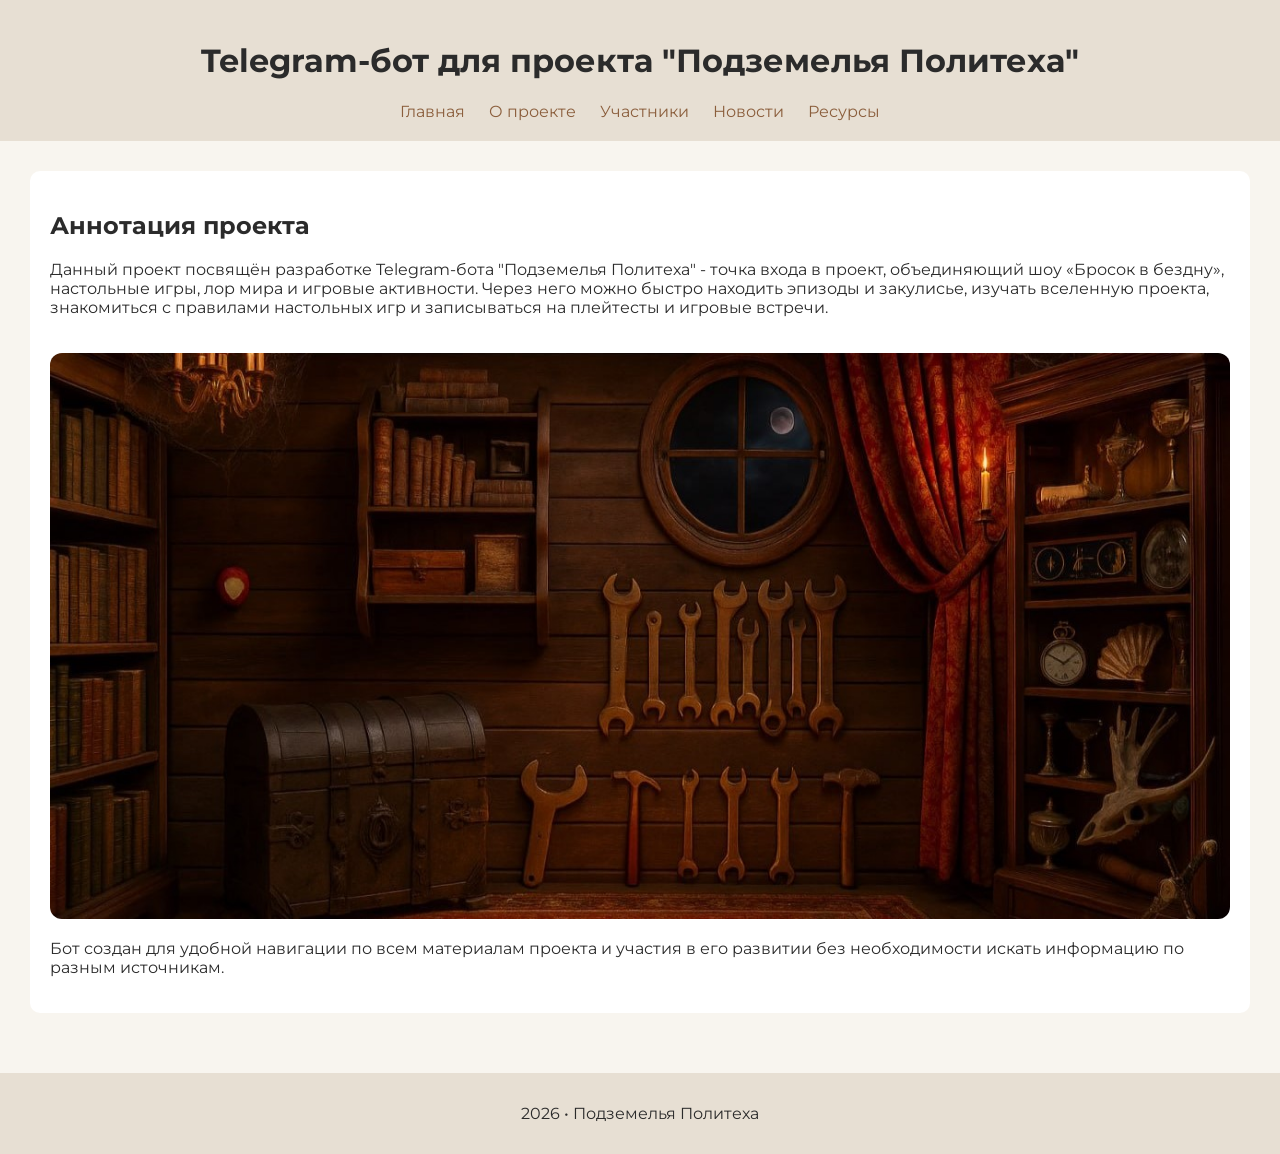
<file: index.html>
<!DOCTYPE html>
<html lang="ru">
<head>
    <meta charset="UTF-8">
    <title>Проектная деятельность</title>
    <link rel="stylesheet" href="css/style.css">
</head>

<body>

<header>
    <h1>Telegram-бот для проекта "Подземелья Политеха"</h1>

    <nav>
        <a href="index.html">Главная</a>
        <a href="about.html">О проекте</a>
        <a href="team.html">Участники</a>
        <a href="journal.html">Новости</a>
        <a href="resources.html">Ресурсы</a>
    </nav>
</header>

<main>
    <section class="block">
        <h2>Аннотация проекта</h2>

        <p>
	    Данный проект посвящён разработке Telegram-бота "Подземелья Политеха" - точка входа в проект, объединяющий шоу «Бросок в 	   	    бездну», настольные игры, лор мира и игровые активности. Через него можно быстро находить эпизоды и закулисье, изучать         	    вселенную проекта, знакомиться с правилами настольных игр и записываться на плейтесты и игровые встречи.
	</p>
	<img src="images/main.jpg" alt="Проект" style="width:100%; max-width:1200px; margin-top:20px; border-radius:12px;" />	
        <p>
	    Бот создан для удобной навигации по всем материалам проекта и участия в его развитии без необходимости искать информацию по 	    разным источникам.
        </p>
    </section>
</main>

<footer>
    <p>2026 • Подземелья Политеха</p>
</footer>

</body>
</html>
</file>
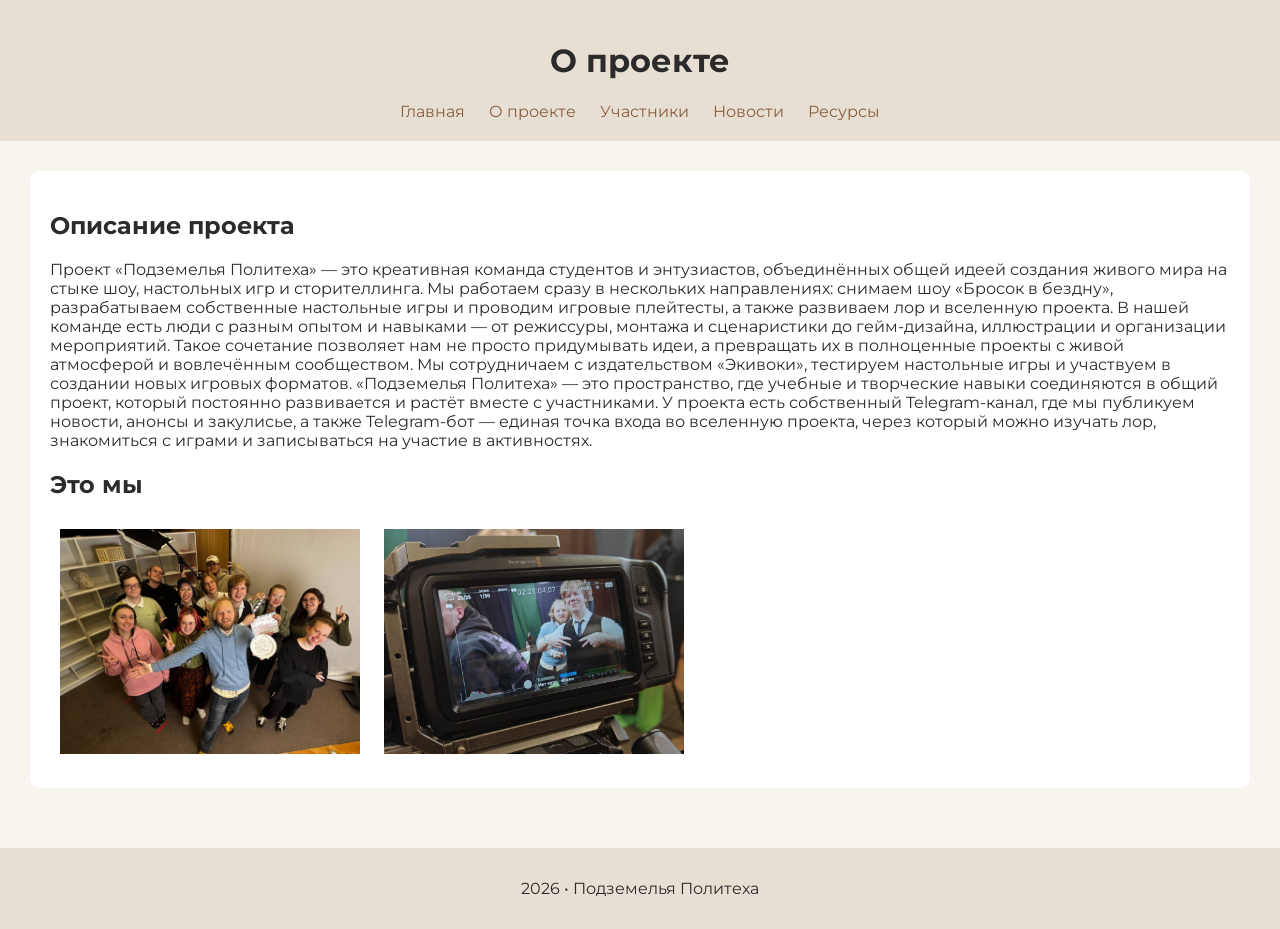
<file: about.html>
<html lang="ru">
<head>
    <meta charset="UTF-8">
    <title>О проекте</title>
    <link rel="stylesheet" href="css/style.css">
</head>
<body>

<header>
    <h1>О проекте</h1>
    <nav>
        <a href="index.html">Главная</a>
        <a href="about.html">О проекте</a>
        <a href="team.html">Участники</a>
        <a href="journal.html">Новости</a>
        <a href="resources.html">Ресурсы</a>
    </nav>
</header>

<main>
    <section class="block">
        <h2>Описание проекта</h2>
        <p>
            Проект «Подземелья Политеха» — это креативная команда студентов и энтузиастов, объединённых общей идеей создания живого мира на стыке шоу, настольных игр и сторителлинга. Мы работаем сразу в нескольких направлениях: снимаем шоу «Бросок в бездну», разрабатываем собственные настольные игры и проводим игровые плейтесты, а также развиваем лор и вселенную проекта.

В нашей команде есть люди с разным опытом и навыками — от режиссуры, монтажа и сценаристики до гейм-дизайна, иллюстрации и организации мероприятий. Такое сочетание позволяет нам не просто придумывать идеи, а превращать их в полноценные проекты с живой атмосферой и вовлечённым сообществом.

Мы сотрудничаем с издательством «Экивоки», тестируем настольные игры и участвуем в создании новых игровых форматов. «Подземелья Политеха» — это пространство, где учебные и творческие навыки соединяются в общий проект, который постоянно развивается и растёт вместе с участниками. У проекта есть собственный Telegram-канал, где мы публикуем новости, анонсы и закулисье, а также Telegram-бот — единая точка входа во вселенную проекта, через который можно изучать лор, знакомиться с играми и записываться на участие в активностях.       
	 </p>

        <h2>Это мы</h2>
        <img src="images/project1.jpg" alt="Схема проекта" style="width:300px; margin:10px;">
        <img src="images/project2.jpg" alt="Интерфейс бота" style="width:300px; margin:10px;">
    </section>
</main>

<footer>
    <p>2026 • Подземелья Политеха</p>
</footer>

</body>
</html>
</file>
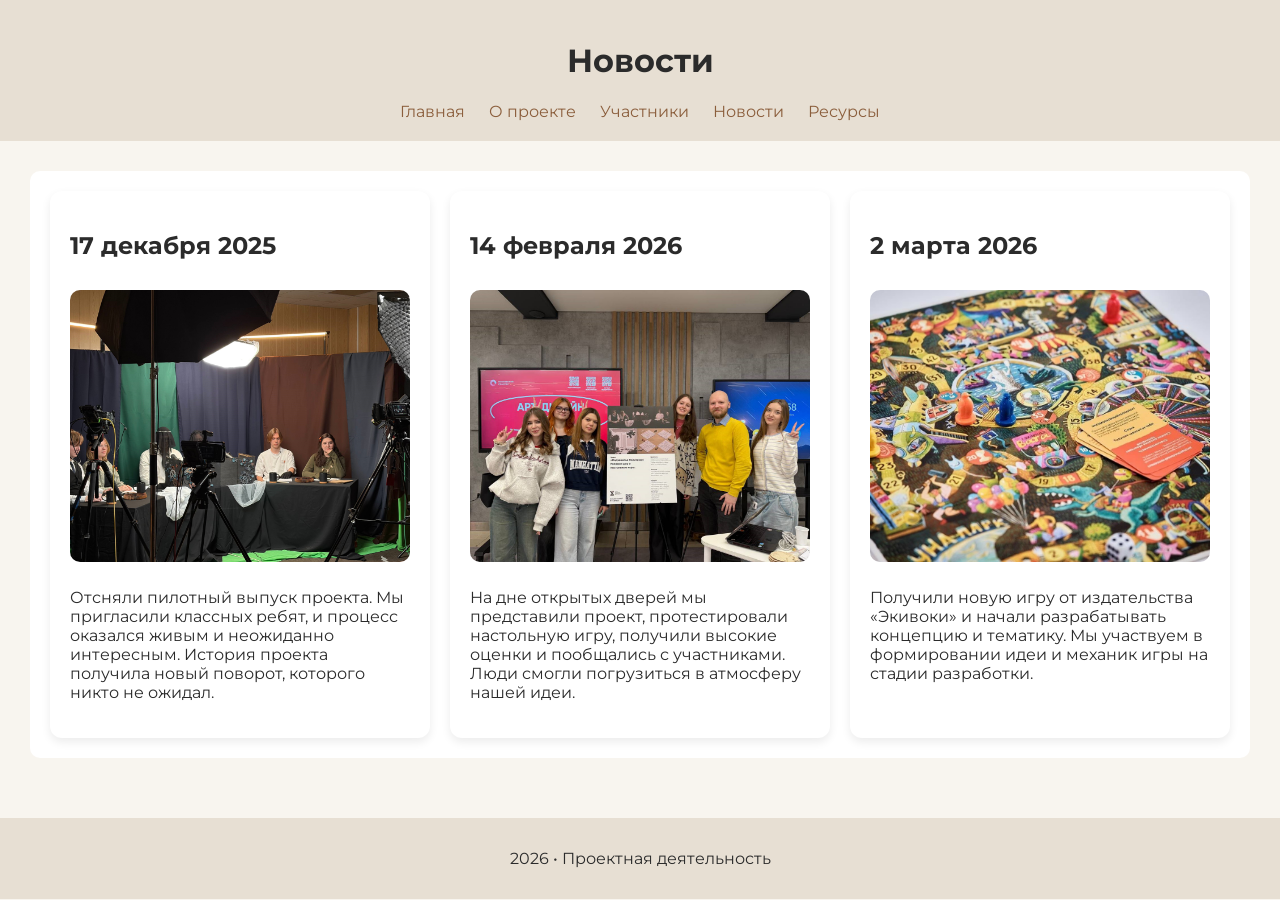
<file: journal.html>
<html lang="ru">
<head>
    <meta charset="UTF-8">
    <title>Новости</title>
    <link rel="stylesheet" href="css/style.css">
</head>
<body>

<header>
    <h1>Новости</h1>
    <nav>
        <a href="index.html">Главная</a>
        <a href="about.html">О проекте</a>
        <a href="team.html">Участники</a>
        <a href="journal.html">Новости</a>
        <a href="resources.html">Ресурсы</a>
    </nav>
</header>
<main>
    <section class="block">

        <div class="journal-grid">

            <div class="journal-card">
                <h2>17 декабря 2025</h2>
		<img src="images/journal1.jpg" alt="Пилотный выпуск" style="width:100%; border-radius:10px; margin:10px 0;">
                <p>
                    Отсняли пилотный выпуск проекта. Мы пригласили классных ребят,
                    и процесс оказался живым и неожиданно интересным. История проекта
                    получила новый поворот, которого никто не ожидал.
                </p>
            </div>

            <div class="journal-card">
                <h2>14 февраля 2026</h2>
		<img src="images/journal2.jpg" alt="День открытых дверей" style="width:100%; border-radius:10px; margin:10px 0;">
                <p>
                    На дне открытых дверей мы представили проект, протестировали настольную игру,
                    получили высокие оценки и пообщались с участниками. Люди смогли погрузиться
                    в атмосферу нашей идеи.
                </p>
            </div>

            <div class="journal-card">
                <h2>2 марта 2026</h2>
		<img src="images/journal3.jpg" alt="Экивоки" style="width:100%; border-radius:10px; margin:10px 0;">
                <p>
                    Получили новую игру от издательства «Экивоки» и начали разрабатывать
                    концепцию и тематику. Мы участвуем в формировании идеи и механик игры
                    на стадии разработки.
                </p>
            </div>

        </div>

    </section>
</main>
<footer>
    <p>2026 • Проектная деятельность</p>
</footer>

</body>
</html>
</file>
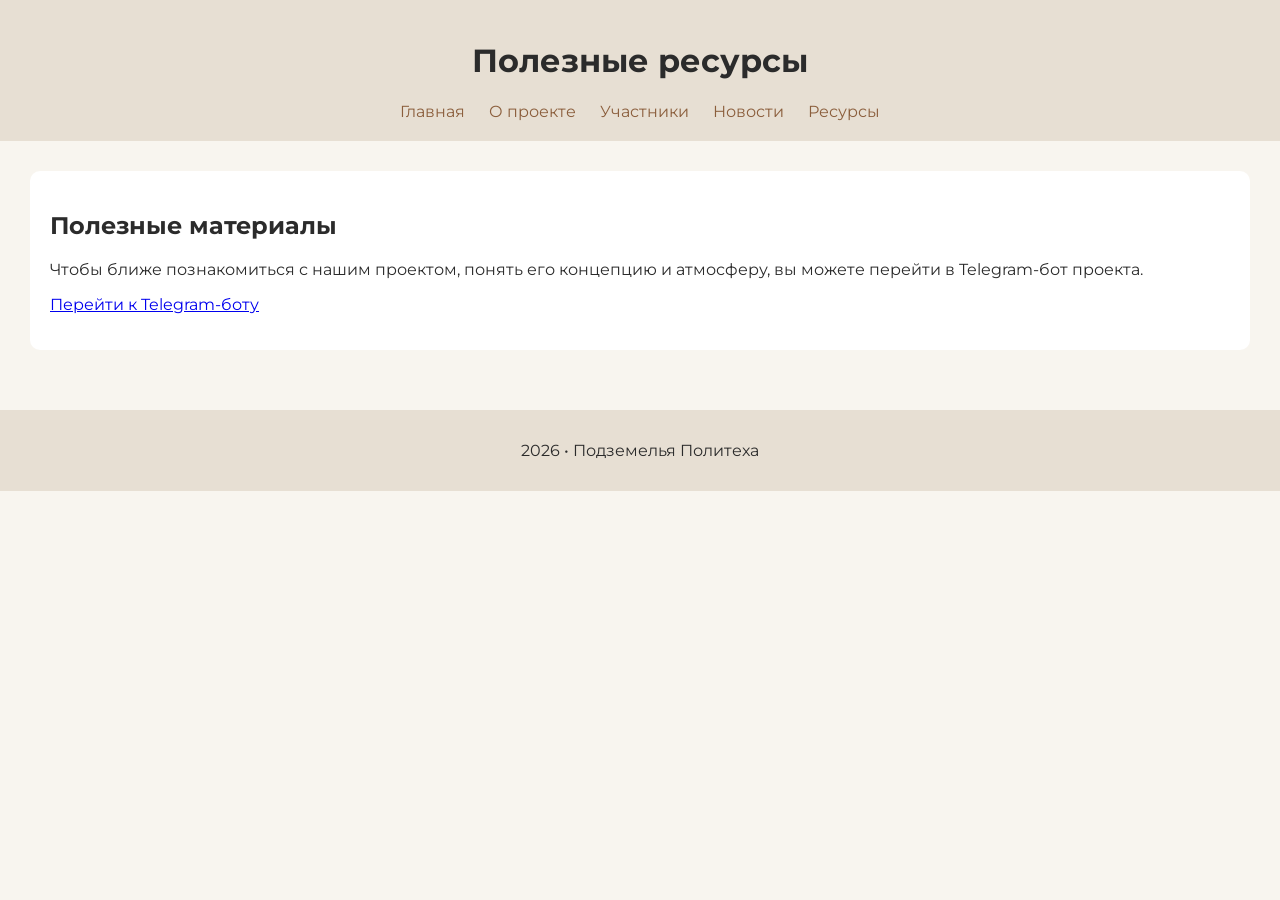
<file: resources.html>
<html lang="ru">
<head>
    <meta charset="UTF-8">
    <title>Ресурсы</title>
    <link rel="stylesheet" href="css/style.css">
</head>
<body>

<header>
    <h1>Полезные ресурсы</h1>
    <nav>
        <a href="index.html">Главная</a>
        <a href="about.html">О проекте</a>
        <a href="team.html">Участники</a>
        <a href="journal.html">Новости</a>
        <a href="resources.html">Ресурсы</a>
    </nav>
</header>

<main>

    <section class="block">

        <h2>Полезные материалы</h2>

        <p>
            Чтобы ближе познакомиться с нашим проектом,
            понять его концепцию и атмосферу,
            вы можете перейти в Telegram-бот проекта.
        </p>

        <p>
            <a href="https://t.me/Polytech_Dungeons_bot">
                Перейти к Telegram-боту
            </a>
        </p>

    </section>

</main>
<footer>
    <p>2026 • Подземелья Политеха</p>
</footer>

</body>
</html>
</file>
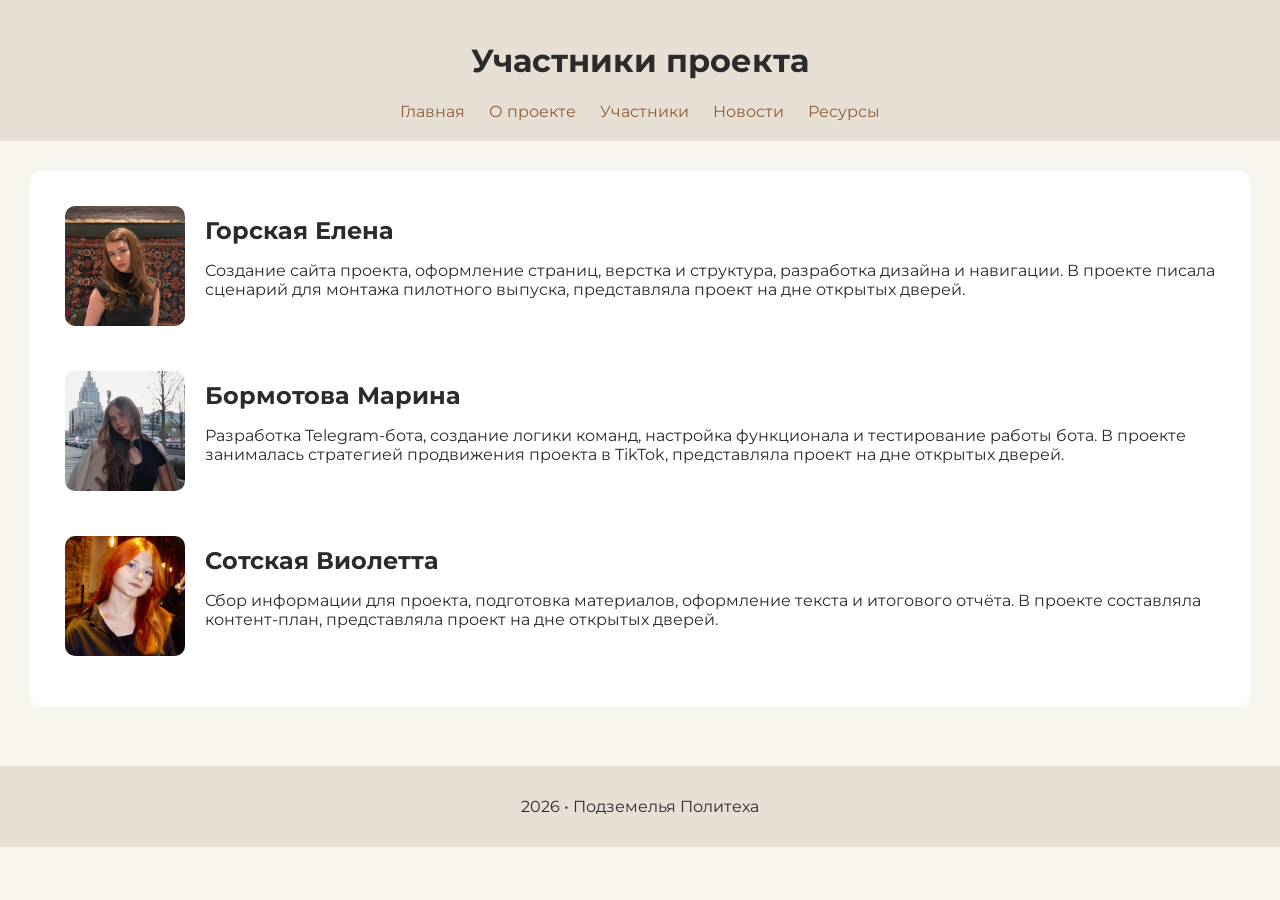
<file: team.html>
<html lang="ru">
<head>
    <meta charset="UTF-8">
    <title>Участники</title>
    <link rel="stylesheet" href="css/style.css">
</head>
<body>

<header>
    <h1>Участники проекта</h1>

    <nav>
        <a href="index.html">Главная</a>
        <a href="about.html">О проекте</a>
        <a href="team.html">Участники</a>
        <a href="journal.html">Новости</a>
        <a href="resources.html">Ресурсы</a>
    </nav>
</header>

<main>

    <section class="block">

        <div class="member">
            <img src="images/elena.jpg" alt="Горская Елена">

            <div class="member-text">
                <h2>Горская Елена</h2>
                <p>
                    Создание сайта проекта, оформление страниц,
                    верстка и структура, разработка дизайна и навигации. В проекте писала сценарий для монтажа пилотного выпуска,
		    представляла проект на дне открытых дверей.
                </p>
            </div>
        </div>

        <div class="member">
            <img src="images/marina.jpg" alt="Бормотова Марина">

            <div class="member-text">
                <h2>Бормотова Марина</h2>
                <p>
                    Разработка Telegram-бота, создание логики команд,
                    настройка функционала и тестирование работы бота. В проекте занималась стратегией продвижения проекта в TikTok,
		    представляла проект на дне открытых дверей.
                </p>
            </div>
        </div>

        <div class="member">
            <img src="images/violetta.jpg" alt="Сотская Виолетта">

            <div class="member-text">
                <h2>Сотская Виолетта</h2>
                <p>
                    Сбор информации для проекта, подготовка материалов,
                    оформление текста и итогового отчёта. В проекте составляла контент-план, представляла проект на дне открытых дверей.
                </p>
            </div>
        </div>

    </section>

</main>

<footer>
    <p>2026 • Подземелья Политеха</p>
</footer>

</body>
</html>
</file>
<file: css/style.css>
@import url('https://fonts.googleapis.com/css2?family=Montserrat:wght@300;400;500;600;700&display=swap');
body {
    margin: 0;
    font-family: 'Montserrat', sans-serif;
    background: #f8f5ef;
    color: #2b2b2b;
}

header {
    background: #e7dfd3;
    padding: 20px;
    text-align: center;
}

nav {
    margin-top: 10px;
}

    nav a {
        color: #8b5e3c;
        margin: 0 10px;
        text-decoration: none;
    }

        nav a:hover {
            color: #5a3a24;
        }

main {
    padding: 30px;
}

.block {
    background: #ffffff;
    padding: 20px;
    border-radius: 10px;
}

footer {
    text-align: center;
    padding: 15px;
    background: #e7dfd3;
    margin-top: 30px;
}
.member {
    display: flex;
    align-items: center;
    gap: 20px;
    background: #ffffff;
    padding: 15px;
    margin-bottom: 15px;
    border-radius: 10px;
}

    .member img {
        width: 120px;
        height: 120px;
        object-fit: cover;
        border-radius: 10px;
    }

.member-text h2 {
    margin: 0 0 5px 0;
}
.journal-grid {
    display: grid;
    grid-template-columns: repeat(3, 1fr);
    gap: 20px;
}

.journal-card {
    background: #ffffff;
    padding: 20px;
    border-radius: 12px;
    box-shadow: 0 4px 10px rgba(0,0,0,0.08);
}
</file>
